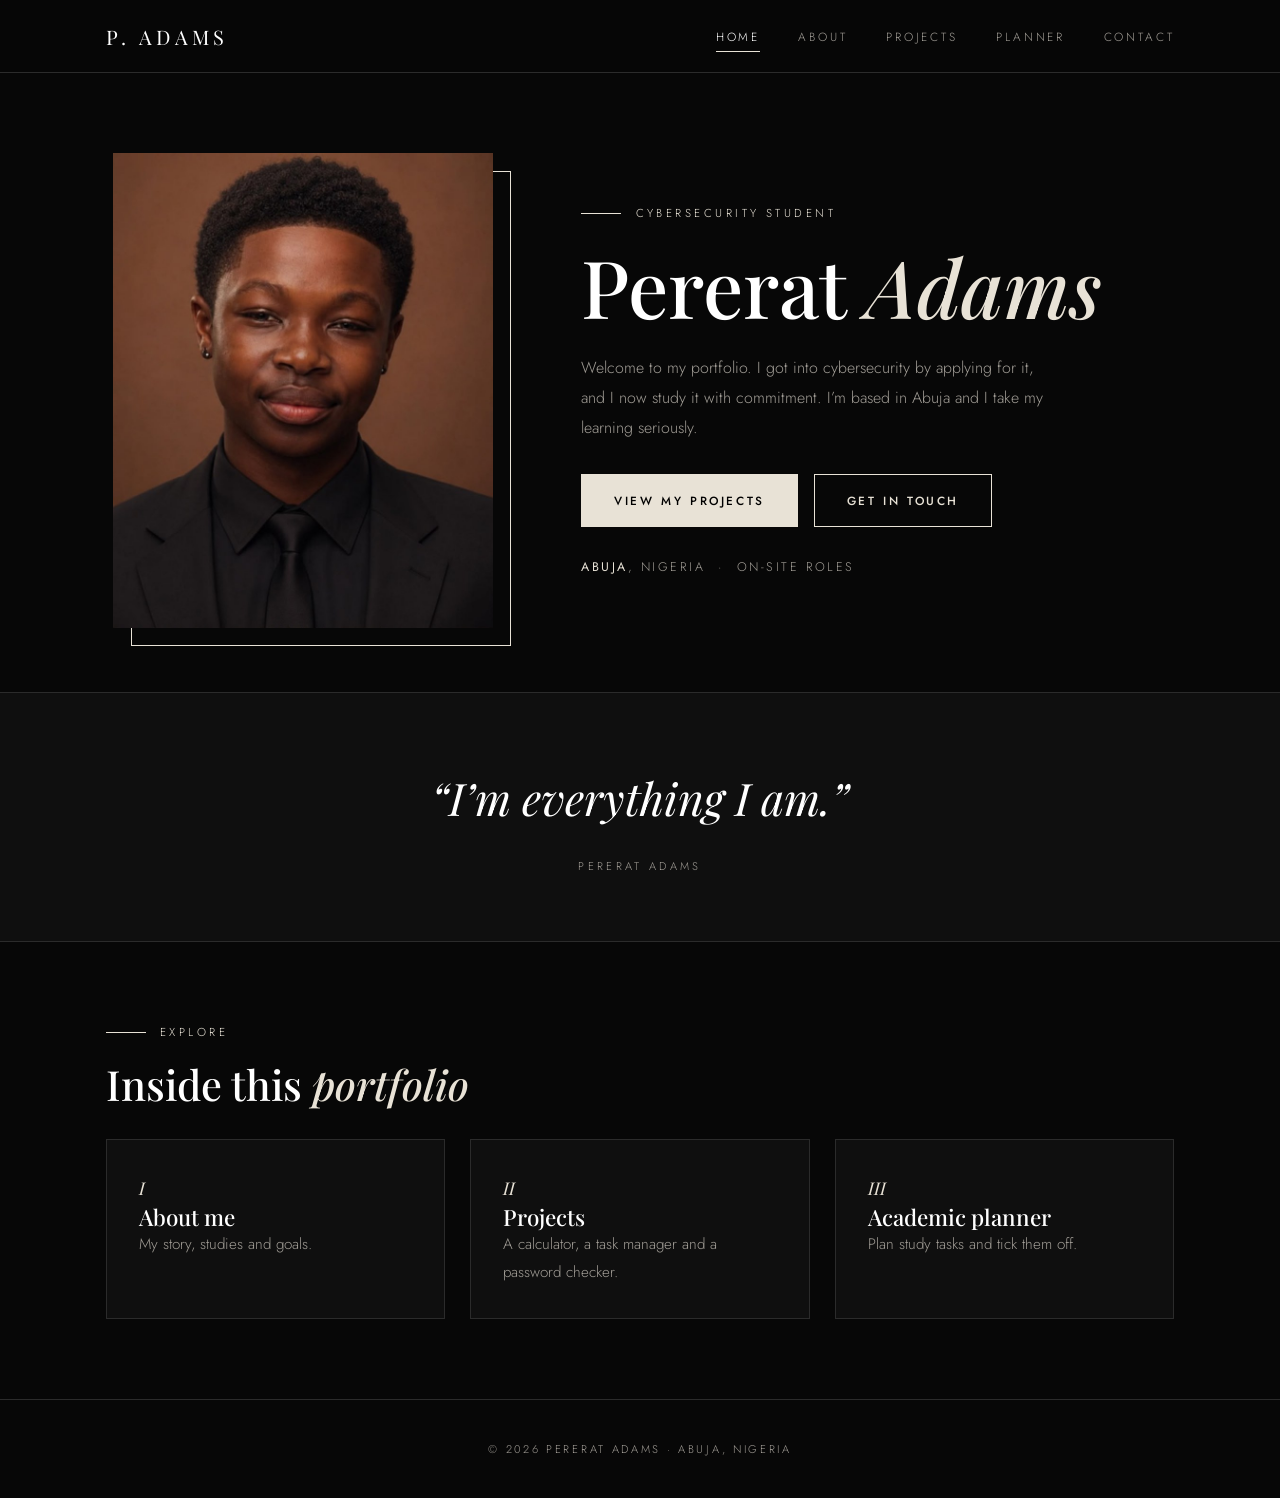
<file: index.html>
<!DOCTYPE html>
<html lang="en">
<head>
<meta charset="UTF-8">
<meta name="viewport" content="width=device-width, initial-scale=1">
<title>Home | Pererat Adams</title>
<meta name="description" content="Portfolio of Pererat Adams, cybersecurity student in Abuja.">
<link rel="preconnect" href="https://fonts.googleapis.com">
<link rel="preconnect" href="https://fonts.gstatic.com" crossorigin>
<link href="https://fonts.googleapis.com/css2?family=Jost:wght@300;400;500&family=Playfair+Display:ital,wght@0,500;0,600;1,500&display=swap" rel="stylesheet">
<link rel="stylesheet" href="style.css">
</head>
<body>
<div class="glow" id="glow" aria-hidden="true"></div>
<header class="site-header">
<div class="bar">
<a class="brand" href="index.html">P. Adams</a>
<button class="menu-btn" id="menuBtn" aria-label="Toggle menu" aria-expanded="false" aria-controls="menu">&#9776;</button>
<nav class="nav" aria-label="Main navigation"><ul id="menu"><li><a href="index.html" aria-current="page">Home</a></li><li><a href="about.html">About</a></li><li><a href="projects.html">Projects</a></li><li><a href="planner.html">Planner</a></li><li><a href="contact.html">Contact</a></li></ul></nav>
</div>
</header>
<main>

<section class="hero">
<div class="wrap">
<div class="frame"><img src="image.jpeg" alt="Portrait of Pererat Adams" width="800" height="1000"></div>
<div>
<p class="eyebrow">Cybersecurity student</p>
<h1>Pererat <em>Adams</em></h1>
<p class="intro">Welcome to my portfolio. I got into cybersecurity by applying for it, and I now study it with commitment. I&rsquo;m based in Abuja and I take my learning seriously.</p>
<div class="btns"><a class="btn" href="projects.html">View my projects</a><a class="btn ghost" href="contact.html">Get in touch</a></div>
<p class="sub"><b>Abuja</b>, Nigeria &nbsp;&middot;&nbsp; On-site roles</p>
</div>
</div>
</section>
<div class="quote"><p>&ldquo;I&rsquo;m everything I am.&rdquo;</p><small>Pererat Adams</small></div>
<section>
<div class="wrap">
<p class="eyebrow">Explore</p><h2>Inside this <em>portfolio</em></h2>
<div class="grid" style="margin-top:2rem">
<a class="card" href="about.html"><p class="num">I</p><h3>About me</h3><p>My story, studies and goals.</p></a>
<a class="card" href="projects.html"><p class="num">II</p><h3>Projects</h3><p>A calculator, a task manager and a password checker.</p></a>
<a class="card" href="planner.html"><p class="num">III</p><h3>Academic planner</h3><p>Plan study tasks and tick them off.</p></a>
</div>
</div>
</section>
</main>
<footer class="site-footer">
<p>&copy; 2026 Pererat Adams &middot; Abuja, Nigeria</p>
</footer>
<script src="main.js"></script>

</body>
</html>
</file>
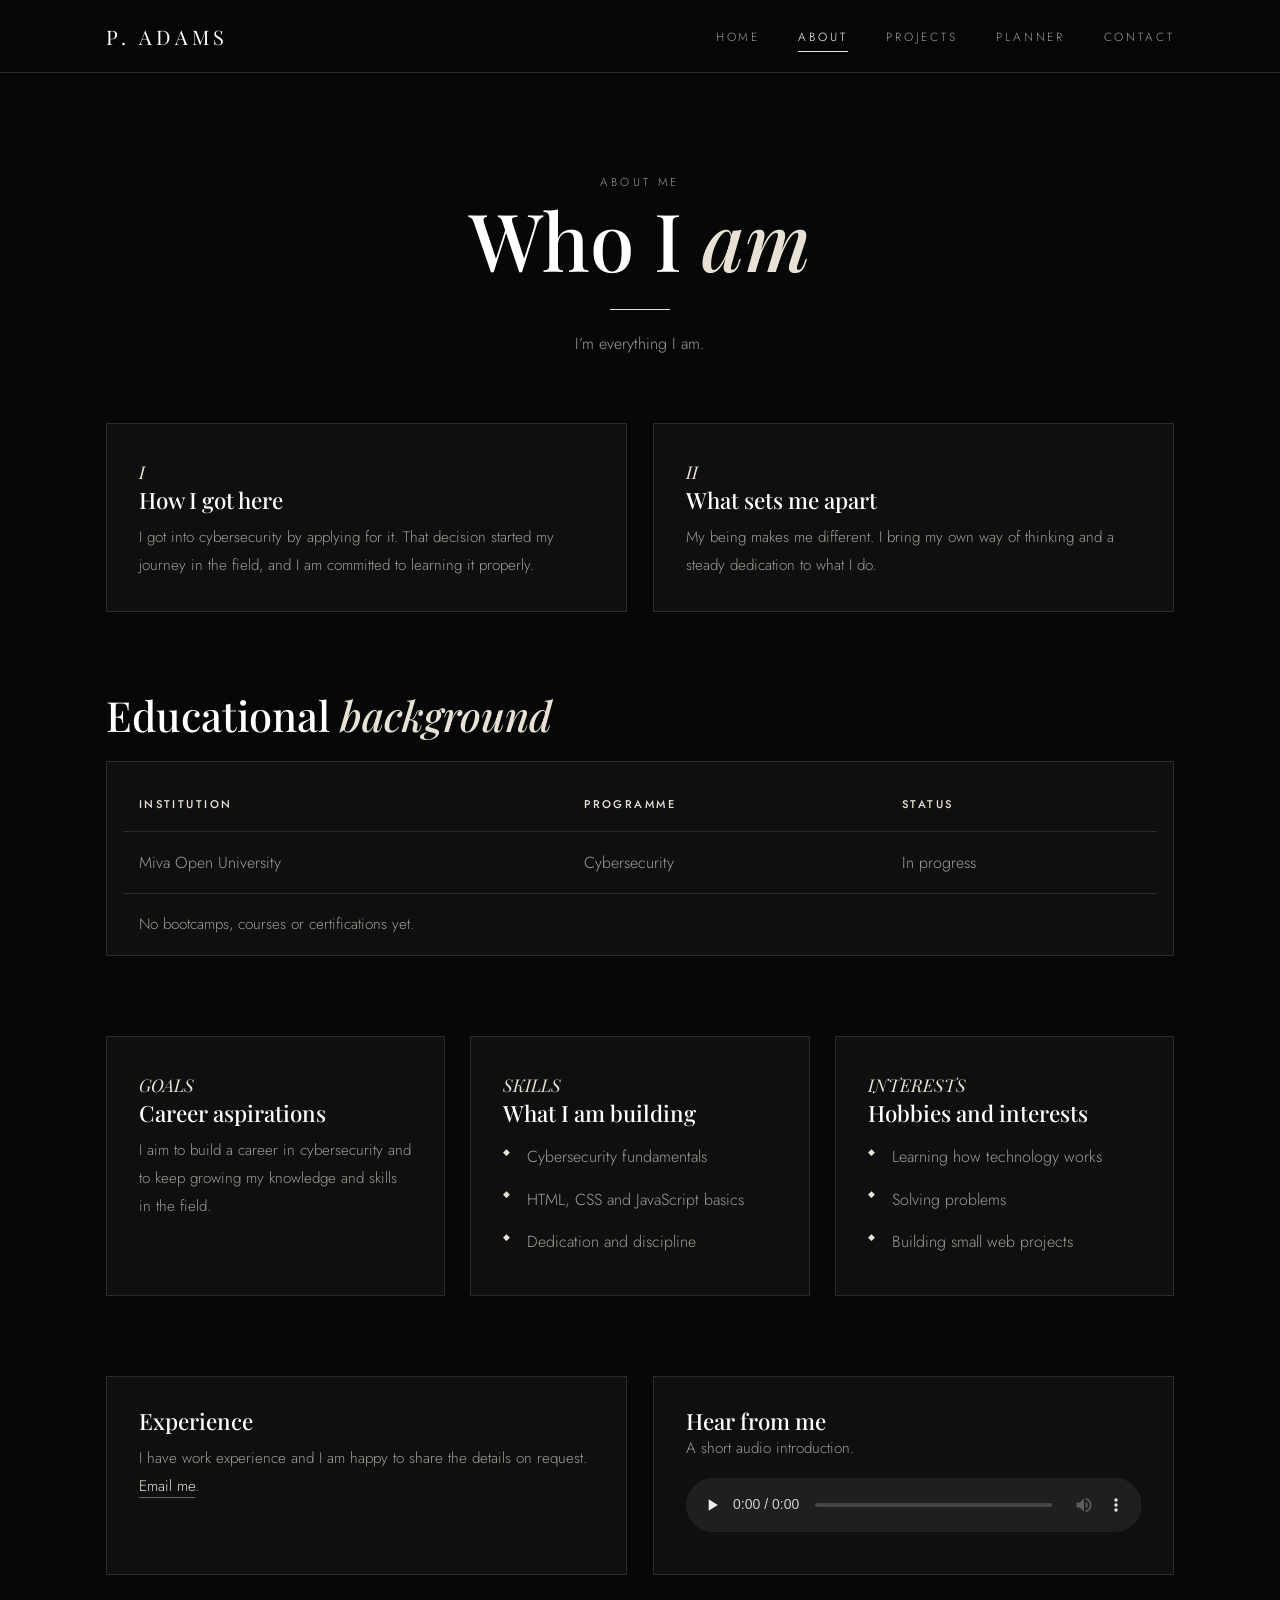
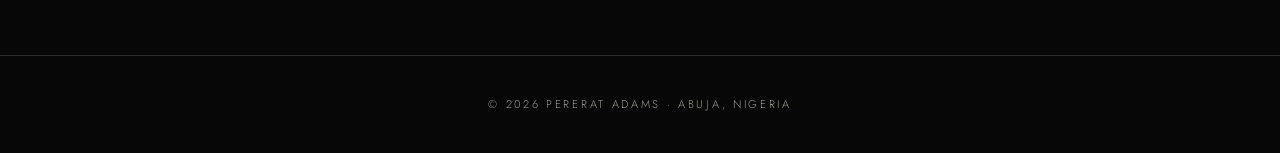
<file: about.html>
<!DOCTYPE html>
<html lang="en">
<head>
<meta charset="UTF-8">
<meta name="viewport" content="width=device-width, initial-scale=1">
<title>About Me | Pererat Adams</title>
<meta name="description" content="Education, skills and goals of Pererat Adams.">
<link rel="preconnect" href="https://fonts.googleapis.com">
<link rel="preconnect" href="https://fonts.gstatic.com" crossorigin>
<link href="https://fonts.googleapis.com/css2?family=Jost:wght@300;400;500&family=Playfair+Display:ital,wght@0,500;0,600;1,500&display=swap" rel="stylesheet">
<link rel="stylesheet" href="style.css">
</head>
<body>
<div class="glow" id="glow" aria-hidden="true"></div>
<header class="site-header">
<div class="bar">
<a class="brand" href="index.html">P. Adams</a>
<button class="menu-btn" id="menuBtn" aria-label="Toggle menu" aria-expanded="false" aria-controls="menu">&#9776;</button>
<nav class="nav" aria-label="Main navigation"><ul id="menu"><li><a href="index.html">Home</a></li><li><a href="about.html" aria-current="page">About</a></li><li><a href="projects.html">Projects</a></li><li><a href="planner.html">Planner</a></li><li><a href="contact.html">Contact</a></li></ul></nav>
</div>
</header>
<main>

<div class="wrap page-title"><p class="eyebrow">About me</p><h1>Who I <em>am</em></h1><div class="rule"></div><p>I&rsquo;m everything I am.</p></div>
<section>
<div class="wrap grid" style="grid-template-columns:repeat(auto-fit,minmax(300px,1fr))">
<div class="card"><p class="num">I</p><h3>How I got here</h3><p style="margin-top:.6rem">I got into cybersecurity by applying for it. That decision started my journey in the field, and I am committed to learning it properly.</p></div>
<div class="card"><p class="num">II</p><h3>What sets me apart</h3><p style="margin-top:.6rem">My being makes me different. I bring my own way of thinking and a steady dedication to what I do.</p></div>
</div>
</section>
<section style="padding-top:0">
<div class="wrap">
<h2>Educational <em>background</em></h2>
<div class="card table-scroll" style="margin-top:1.4rem;padding:1rem">
<table>
<caption style="position:absolute;left:-9999px">My education</caption>
<thead><tr><th scope="col">Institution</th><th scope="col">Programme</th><th scope="col">Status</th></tr></thead>
<tbody><tr><td>Miva Open University</td><td>Cybersecurity</td><td>In progress</td></tr></tbody>
</table>
<p style="padding:1rem 1rem 0;color:var(--muted)">No bootcamps, courses or certifications yet.</p>
</div>
</div>
</section>
<section style="padding-top:0">
<div class="wrap grid">
<div class="card"><p class="num">GOALS</p><h3>Career aspirations</h3><p style="margin-top:.6rem">I aim to build a career in cybersecurity and to keep growing my knowledge and skills in the field.</p></div>
<div class="card"><p class="num">SKILLS</p><h3>What I am building</h3><ul class="clean" style="margin-top:.6rem"><li>Cybersecurity fundamentals</li><li>HTML, CSS and JavaScript basics</li><li>Dedication and discipline</li></ul></div>
<div class="card"><p class="num">INTERESTS</p><h3>Hobbies and interests</h3><ul class="clean" style="margin-top:.6rem"><li>Learning how technology works</li><li>Solving problems</li><li>Building small web projects</li></ul></div>
</div>
</section>
<section style="padding-top:0">
<div class="wrap grid">
<div class="card"><h3>Experience</h3><p style="margin-top:.6rem">I have work experience and I am happy to share the details on request. <a href="mailto:pereadams20@gmail.com">Email me</a>.</p></div>
<div class="card"><h3>Hear from me</h3><p>A short audio introduction.</p>
<audio controls preload="none"><source src="intro.mp3" type="audio/mpeg">Your browser does not support the audio element.</audio></div>
</div>
</section>
</main>
<footer class="site-footer">
<p>&copy; 2026 Pererat Adams &middot; Abuja, Nigeria</p>
</footer>
<script src="main.js"></script>

</body>
</html>
</file>
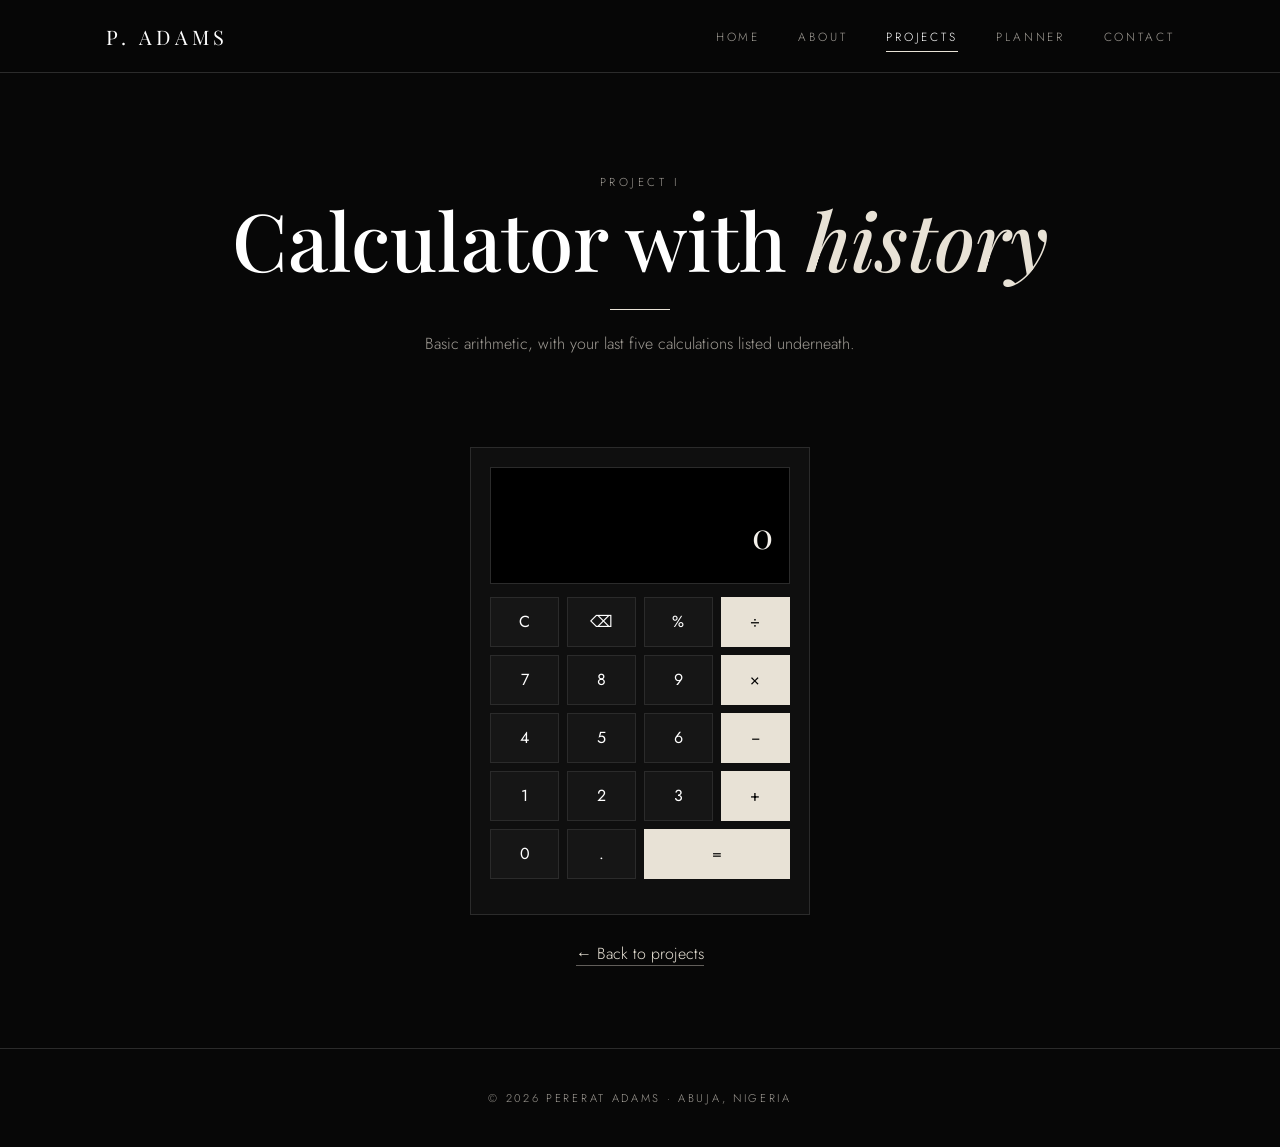
<file: calculator.html>
<!DOCTYPE html>
<html lang="en">
<head>
<meta charset="UTF-8">
<meta name="viewport" content="width=device-width, initial-scale=1">
<title>Calculator | Pererat Adams</title>
<meta name="description" content="Calculator with history.">
<link rel="preconnect" href="https://fonts.googleapis.com">
<link rel="preconnect" href="https://fonts.gstatic.com" crossorigin>
<link href="https://fonts.googleapis.com/css2?family=Jost:wght@300;400;500&family=Playfair+Display:ital,wght@0,500;0,600;1,500&display=swap" rel="stylesheet">
<link rel="stylesheet" href="style.css">
</head>
<body>
<div class="glow" id="glow" aria-hidden="true"></div>
<header class="site-header">
<div class="bar">
<a class="brand" href="index.html">P. Adams</a>
<button class="menu-btn" id="menuBtn" aria-label="Toggle menu" aria-expanded="false" aria-controls="menu">&#9776;</button>
<nav class="nav" aria-label="Main navigation"><ul id="menu"><li><a href="index.html">Home</a></li><li><a href="about.html">About</a></li><li><a href="projects.html" aria-current="page">Projects</a></li><li><a href="planner.html">Planner</a></li><li><a href="contact.html">Contact</a></li></ul></nav>
</div>
</header>
<main>

<div class="wrap page-title"><p class="eyebrow">Project I</p><h1>Calculator with <em>history</em></h1><div class="rule"></div><p>Basic arithmetic, with your last five calculations listed underneath.</p></div>
<section>
<div class="wrap">
<div class="card calc">
<div class="calc-screen"><small id="expr"></small><output id="display" aria-live="polite">0</output></div>
<div class="keys">
<button data-k="C">C</button><button data-k="DEL">&#9003;</button><button data-k="%">%</button><button data-k="÷" class="op">&divide;</button>
<button data-k="7">7</button><button data-k="8">8</button><button data-k="9">9</button><button data-k="×" class="op">&times;</button>
<button data-k="4">4</button><button data-k="5">5</button><button data-k="6">6</button><button data-k="−" class="op">&minus;</button>
<button data-k="1">1</button><button data-k="2">2</button><button data-k="3">3</button><button data-k="+" class="op">+</button>
<button data-k="0">0</button><button data-k=".">.</button><button data-k="=" class="op" style="grid-column:span 2">=</button>
</div>
<ul id="history" aria-label="Calculation history"></ul>
</div>
<p style="text-align:center"><a href="projects.html">&larr; Back to projects</a></p>
</div>
</section>
</main>
<footer class="site-footer">
<p>&copy; 2026 Pererat Adams &middot; Abuja, Nigeria</p>
</footer>
<script src="main.js"></script>
<script src="calculator.js"></script>
</body>
</html>
</file>
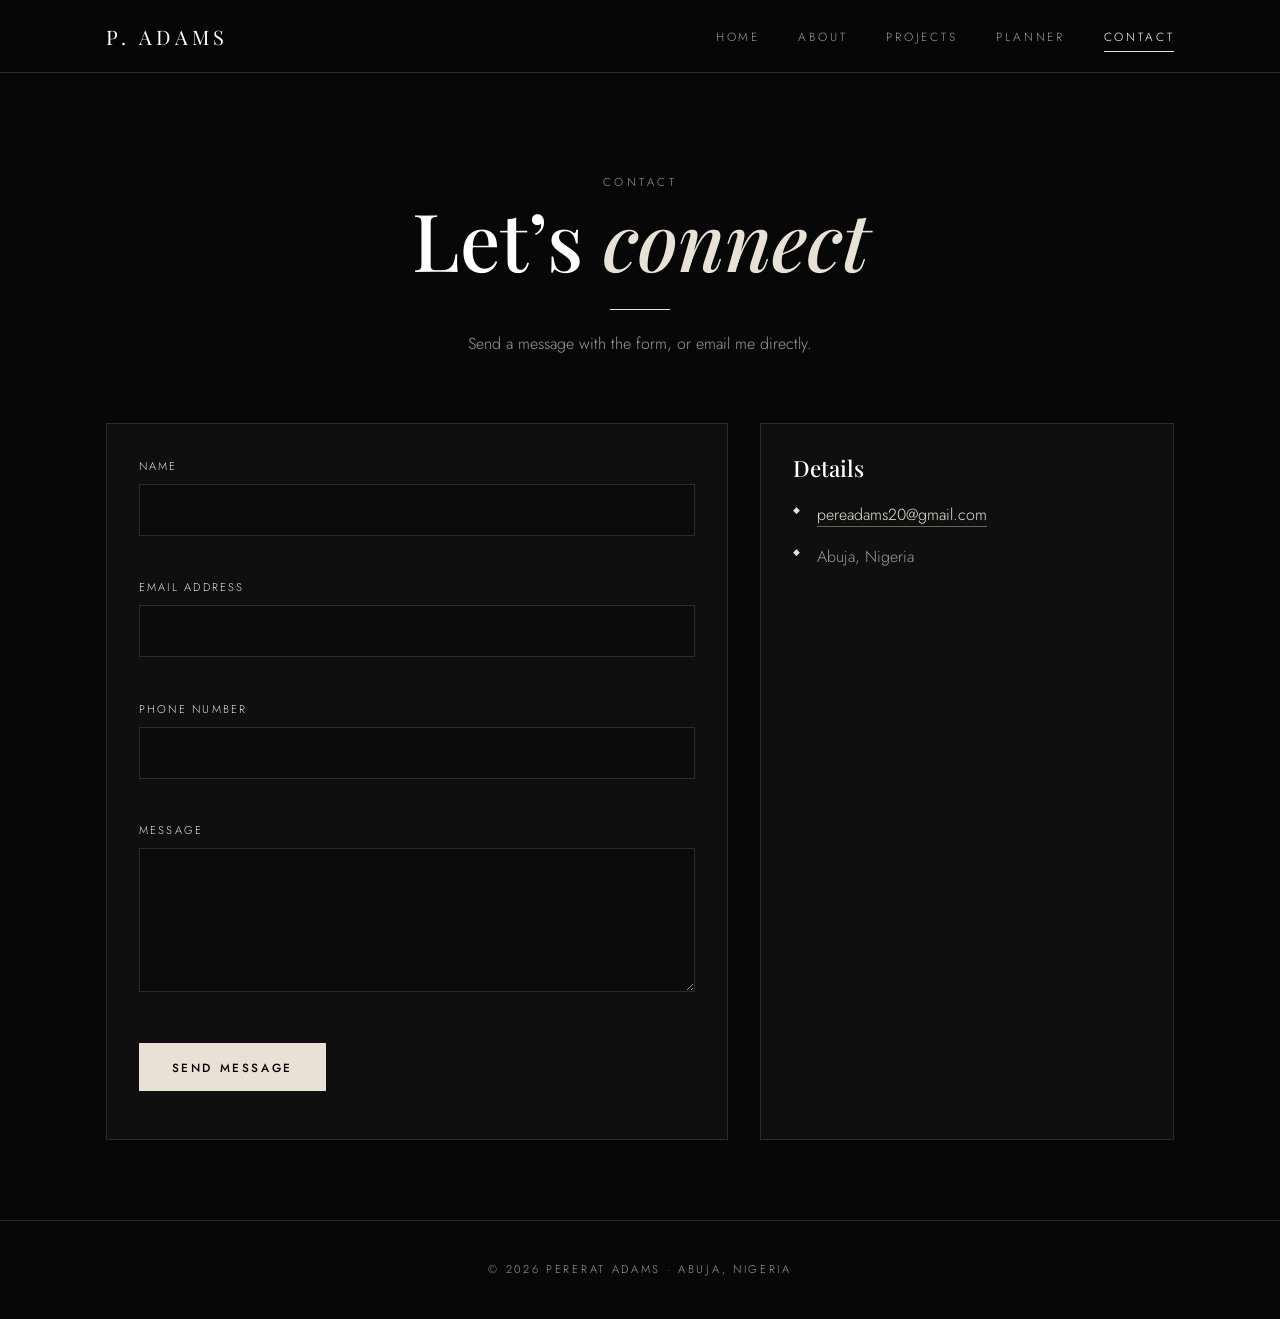
<file: contact.html>
<!DOCTYPE html>
<html lang="en">
<head>
<meta charset="UTF-8">
<meta name="viewport" content="width=device-width, initial-scale=1">
<title>Contact | Pererat Adams</title>
<meta name="description" content="Contact Pererat Adams.">
<link rel="preconnect" href="https://fonts.googleapis.com">
<link rel="preconnect" href="https://fonts.gstatic.com" crossorigin>
<link href="https://fonts.googleapis.com/css2?family=Jost:wght@300;400;500&family=Playfair+Display:ital,wght@0,500;0,600;1,500&display=swap" rel="stylesheet">
<link rel="stylesheet" href="style.css">
</head>
<body>
<div class="glow" id="glow" aria-hidden="true"></div>
<header class="site-header">
<div class="bar">
<a class="brand" href="index.html">P. Adams</a>
<button class="menu-btn" id="menuBtn" aria-label="Toggle menu" aria-expanded="false" aria-controls="menu">&#9776;</button>
<nav class="nav" aria-label="Main navigation"><ul id="menu"><li><a href="index.html">Home</a></li><li><a href="about.html">About</a></li><li><a href="projects.html">Projects</a></li><li><a href="planner.html">Planner</a></li><li><a href="contact.html" aria-current="page">Contact</a></li></ul></nav>
</div>
</header>
<main>

<div class="wrap page-title"><p class="eyebrow">Contact</p><h1>Let&rsquo;s <em>connect</em></h1><div class="rule"></div><p>Send a message with the form, or email me directly.</p></div>
<section>
<div class="wrap contact">
<form class="card" id="contactForm" novalidate>
<div class="field"><label for="name">Name</label><input type="text" id="name" name="name" autocomplete="name"><p class="error" id="nameError"></p></div>
<div class="field"><label for="email">Email address</label><input type="text" id="email" name="email" autocomplete="email"><p class="error" id="emailError"></p></div>
<div class="field"><label for="phone">Phone number</label><input type="text" id="phone" name="phone" inputmode="numeric" autocomplete="tel"><p class="error" id="phoneError"></p></div>
<div class="field"><label for="message">Message</label><textarea id="message" name="message" rows="5"></textarea><p class="error" id="messageError"></p></div>
<button class="btn" type="submit">Send message</button>
<p id="formStatus" role="status"></p>
</form>
<aside class="card">
<h3>Details</h3>
<ul class="clean" style="margin-top:.8rem"><li><a href="mailto:pereadams20@gmail.com">pereadams20@gmail.com</a></li><li>Abuja, Nigeria</li></ul>
</aside>
</div>
</section>
</main>
<footer class="site-footer">
<p>&copy; 2026 Pererat Adams &middot; Abuja, Nigeria</p>
</footer>
<script src="main.js"></script>
<script src="contact.js"></script>
</body>
</html>
</file>
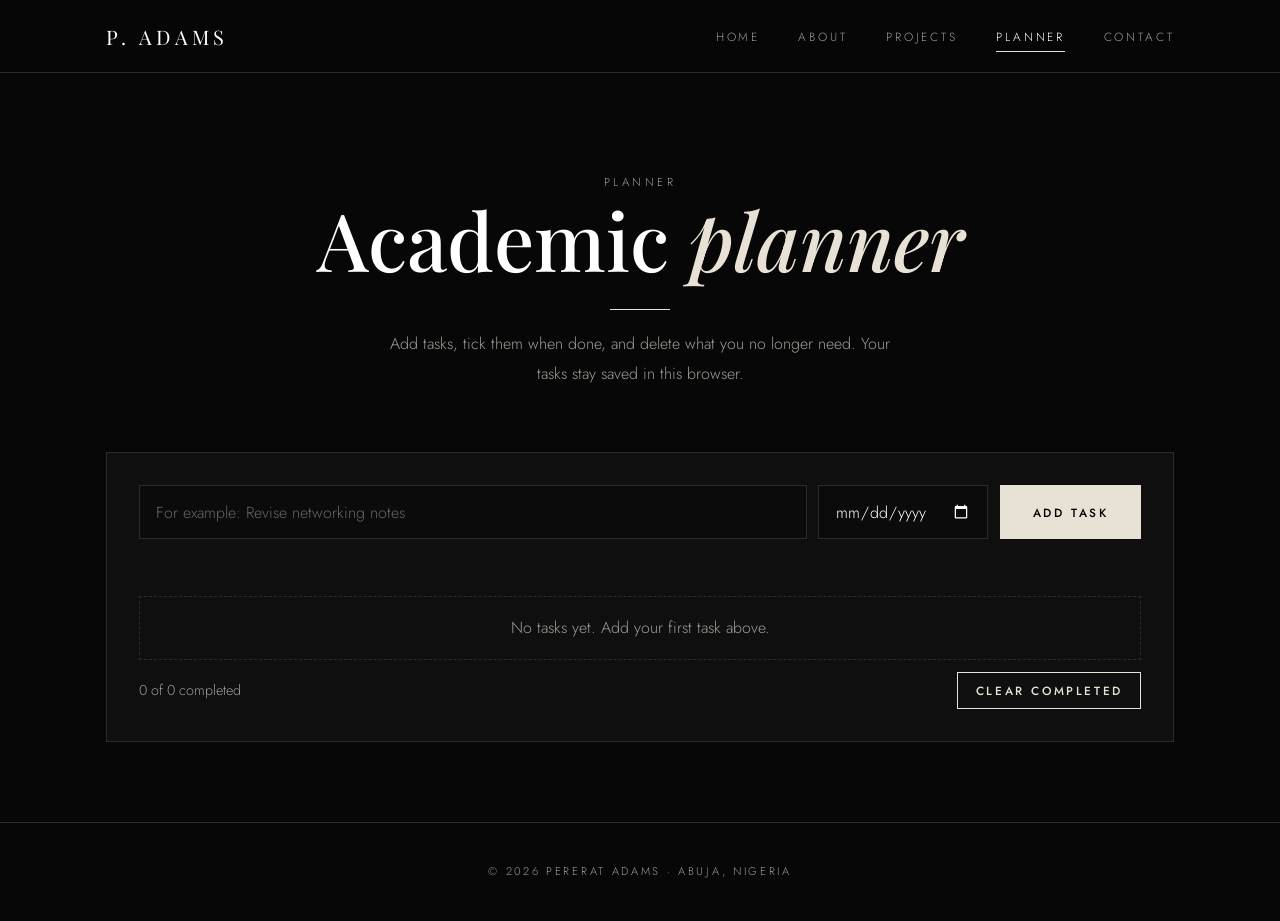
<file: planner.html>
<!DOCTYPE html>
<html lang="en">
<head>
<meta charset="UTF-8">
<meta name="viewport" content="width=device-width, initial-scale=1">
<title>Academic Planner | Pererat Adams</title>
<meta name="description" content="Plan study tasks and deadlines.">
<link rel="preconnect" href="https://fonts.googleapis.com">
<link rel="preconnect" href="https://fonts.gstatic.com" crossorigin>
<link href="https://fonts.googleapis.com/css2?family=Jost:wght@300;400;500&family=Playfair+Display:ital,wght@0,500;0,600;1,500&display=swap" rel="stylesheet">
<link rel="stylesheet" href="style.css">
</head>
<body>
<div class="glow" id="glow" aria-hidden="true"></div>
<header class="site-header">
<div class="bar">
<a class="brand" href="index.html">P. Adams</a>
<button class="menu-btn" id="menuBtn" aria-label="Toggle menu" aria-expanded="false" aria-controls="menu">&#9776;</button>
<nav class="nav" aria-label="Main navigation"><ul id="menu"><li><a href="index.html">Home</a></li><li><a href="about.html">About</a></li><li><a href="projects.html">Projects</a></li><li><a href="planner.html" aria-current="page">Planner</a></li><li><a href="contact.html">Contact</a></li></ul></nav>
</div>
</header>
<main>

<div class="wrap page-title"><p class="eyebrow">Planner</p><h1>Academic <em>planner</em></h1><div class="rule"></div><p>Add tasks, tick them when done, and delete what you no longer need. Your tasks stay saved in this browser.</p></div>
<section>
<div class="wrap">
<div class="card">
<form id="taskForm" class="add-task" novalidate>
<label for="taskInput" style="position:absolute;left:-9999px">Task</label>
<input type="text" id="taskInput" placeholder="For example: Revise networking notes" maxlength="120">
<label for="taskDate" style="position:absolute;left:-9999px">Due date</label>
<input type="date" id="taskDate">
<button class="btn" type="submit">Add task</button>
</form>
<p class="error" id="taskMsg" role="alert"></p>
<ul id="taskList"></ul>
<div class="stats"><span id="count">0 of 0 completed</span><button class="btn ghost" id="clearDone" type="button" style="padding:.55rem 1.1rem">Clear completed</button></div>
</div>
</div>
</section>
</main>
<footer class="site-footer">
<p>&copy; 2026 Pererat Adams &middot; Abuja, Nigeria</p>
</footer>
<script src="main.js"></script>
<script src="planner.js"></script>
</body>
</html>
</file>
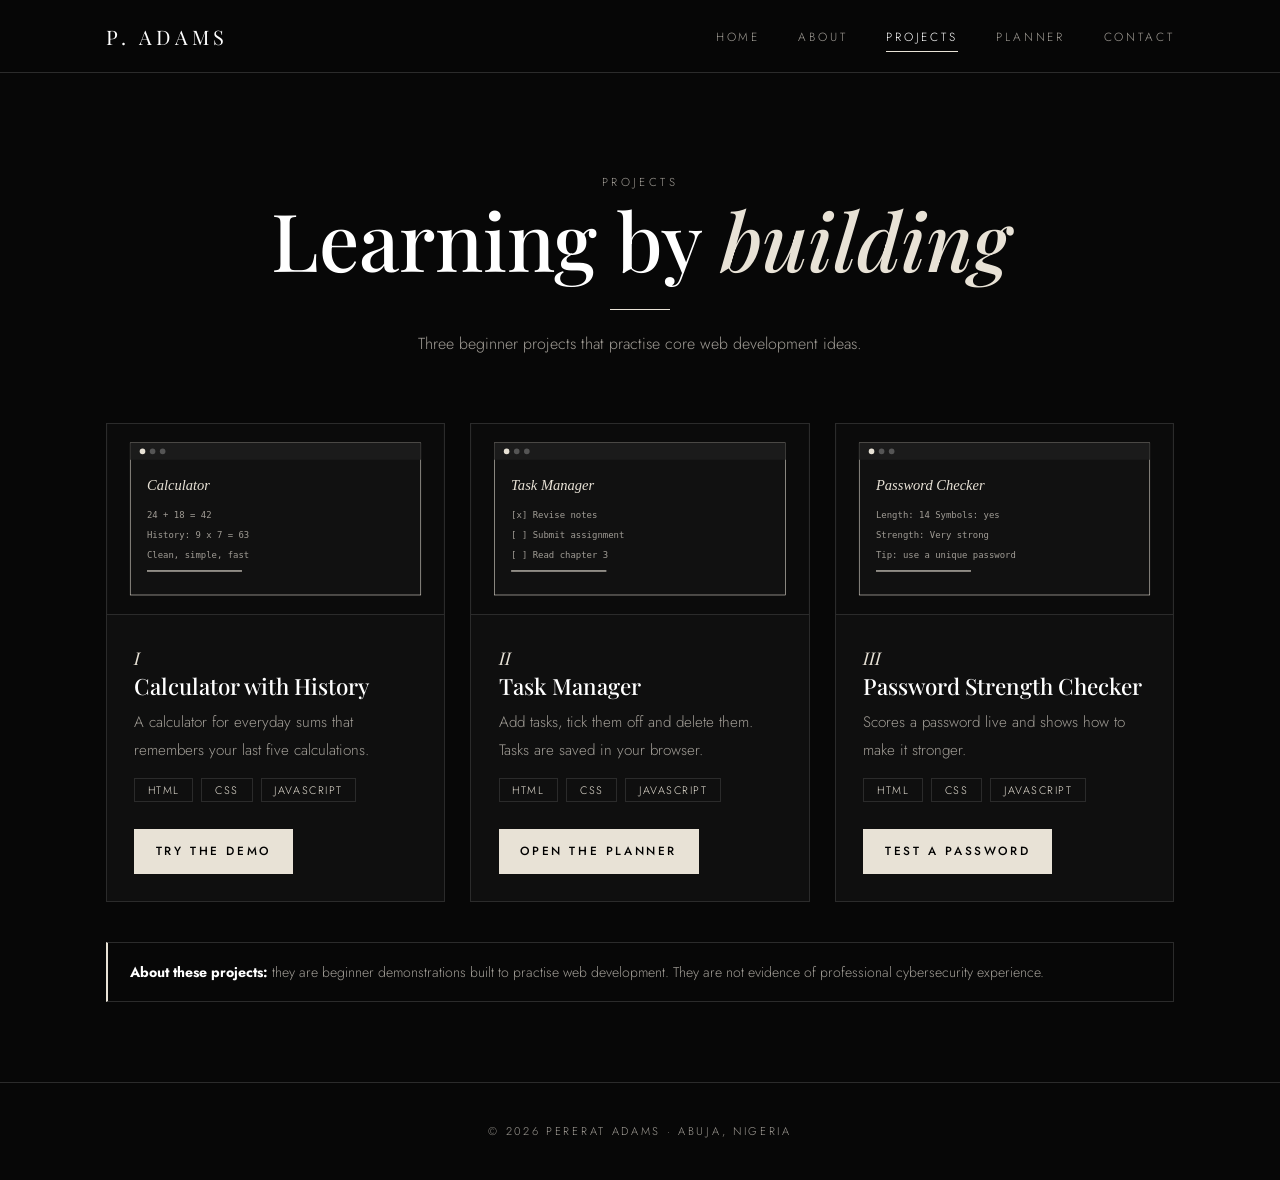
<file: projects.html>
<!DOCTYPE html>
<html lang="en">
<head>
<meta charset="UTF-8">
<meta name="viewport" content="width=device-width, initial-scale=1">
<title>Projects | Pererat Adams</title>
<meta name="description" content="Beginner projects by Pererat Adams.">
<link rel="preconnect" href="https://fonts.googleapis.com">
<link rel="preconnect" href="https://fonts.gstatic.com" crossorigin>
<link href="https://fonts.googleapis.com/css2?family=Jost:wght@300;400;500&family=Playfair+Display:ital,wght@0,500;0,600;1,500&display=swap" rel="stylesheet">
<link rel="stylesheet" href="style.css">
</head>
<body>
<div class="glow" id="glow" aria-hidden="true"></div>
<header class="site-header">
<div class="bar">
<a class="brand" href="index.html">P. Adams</a>
<button class="menu-btn" id="menuBtn" aria-label="Toggle menu" aria-expanded="false" aria-controls="menu">&#9776;</button>
<nav class="nav" aria-label="Main navigation"><ul id="menu"><li><a href="index.html">Home</a></li><li><a href="about.html">About</a></li><li><a href="projects.html" aria-current="page">Projects</a></li><li><a href="planner.html">Planner</a></li><li><a href="contact.html">Contact</a></li></ul></nav>
</div>
</header>
<main>

<div class="wrap page-title"><p class="eyebrow">Projects</p><h1>Learning by <em>building</em></h1><div class="rule"></div><p>Three beginner projects that practise core web development ideas.</p></div>
<section>
<div class="wrap">
<div class="grid">
<article class="card project">
<img src="project-calculator.svg" alt="Preview of the calculator project" width="600" height="340">
<div class="body"><p class="num">I</p><h3>Calculator with History</h3><p style="margin-top:.5rem">A calculator for everyday sums that remembers your last five calculations.</p>
<div class="tags"><span>HTML</span><span>CSS</span><span>JavaScript</span></div>
<div class="btns"><a class="btn" href="calculator.html">Try the demo</a></div></div>
</article><article class="card project">
<img src="project-tasks.svg" alt="Preview of the task manager project" width="600" height="340">
<div class="body"><p class="num">II</p><h3>Task Manager</h3><p style="margin-top:.5rem">Add tasks, tick them off and delete them. Tasks are saved in your browser.</p>
<div class="tags"><span>HTML</span><span>CSS</span><span>JavaScript</span></div>
<div class="btns"><a class="btn" href="planner.html">Open the planner</a></div></div>
</article><article class="card project">
<img src="project-safety.svg" alt="Preview of the password checker project" width="600" height="340">
<div class="body"><p class="num">III</p><h3>Password Strength Checker</h3><p style="margin-top:.5rem">Scores a password live and shows how to make it stronger.</p>
<div class="tags"><span>HTML</span><span>CSS</span><span>JavaScript</span></div>
<div class="btns"><a class="btn" href="safety.html">Test a password</a></div></div>
</article>
</div>
<p class="note"><strong style="color:#fff">About these projects:</strong> they are beginner demonstrations built to practise web development. They are not evidence of professional cybersecurity experience.</p>
</div>
</section>
</main>
<footer class="site-footer">
<p>&copy; 2026 Pererat Adams &middot; Abuja, Nigeria</p>
</footer>
<script src="main.js"></script>

</body>
</html>
</file>
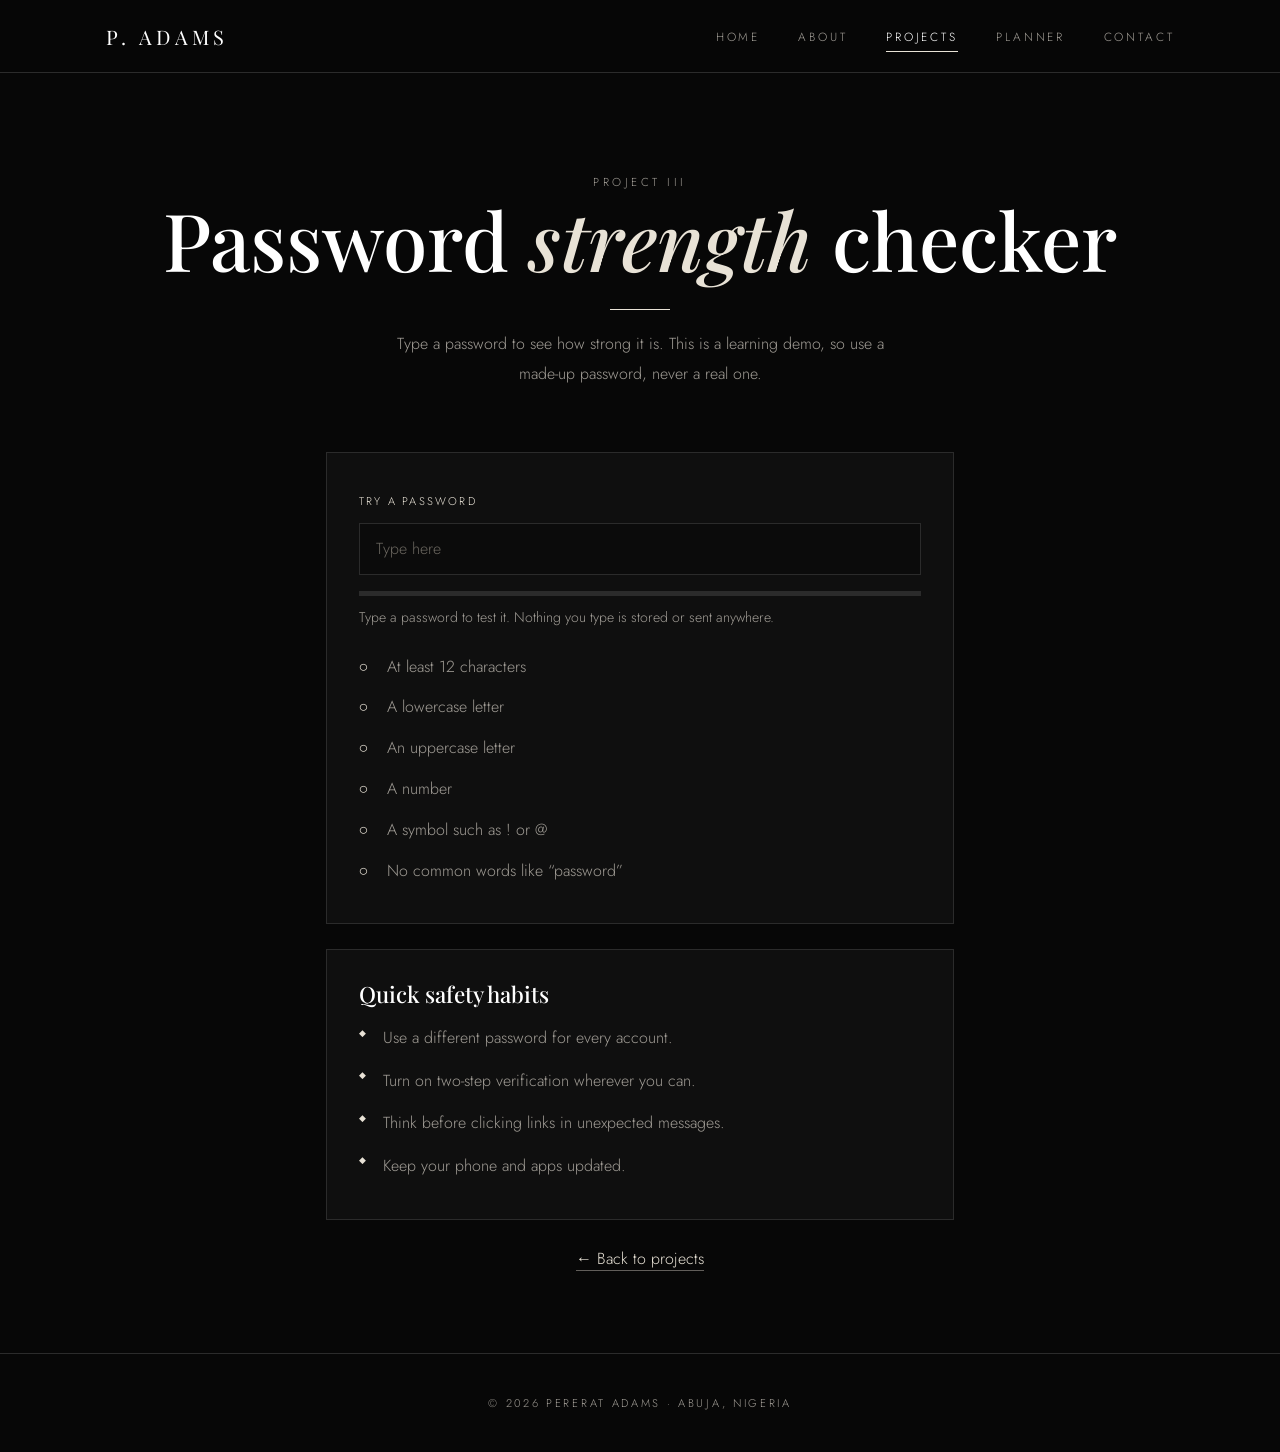
<file: safety.html>
<!DOCTYPE html>
<html lang="en">
<head>
<meta charset="UTF-8">
<meta name="viewport" content="width=device-width, initial-scale=1">
<title>Password Strength Checker | Pererat Adams</title>
<meta name="description" content="Check how strong a password is.">
<link rel="preconnect" href="https://fonts.googleapis.com">
<link rel="preconnect" href="https://fonts.gstatic.com" crossorigin>
<link href="https://fonts.googleapis.com/css2?family=Jost:wght@300;400;500&family=Playfair+Display:ital,wght@0,500;0,600;1,500&display=swap" rel="stylesheet">
<link rel="stylesheet" href="style.css">
</head>
<body>
<div class="glow" id="glow" aria-hidden="true"></div>
<header class="site-header">
<div class="bar">
<a class="brand" href="index.html">P. Adams</a>
<button class="menu-btn" id="menuBtn" aria-label="Toggle menu" aria-expanded="false" aria-controls="menu">&#9776;</button>
<nav class="nav" aria-label="Main navigation"><ul id="menu"><li><a href="index.html">Home</a></li><li><a href="about.html">About</a></li><li><a href="projects.html" aria-current="page">Projects</a></li><li><a href="planner.html">Planner</a></li><li><a href="contact.html">Contact</a></li></ul></nav>
</div>
</header>
<main>

<div class="wrap page-title"><p class="eyebrow">Project III</p><h1>Password <em>strength</em> checker</h1><div class="rule"></div><p>Type a password to see how strong it is. This is a learning demo, so use a made-up password, never a real one.</p></div>
<section>
<div class="wrap" style="max-width:680px">
<div class="card">
<label for="pw" style="font-size:.7rem;letter-spacing:.2em;text-transform:uppercase;color:var(--gold)">Try a password</label>
<input type="text" id="pw" autocomplete="off" placeholder="Type here" style="margin-top:.5rem">
<div class="meter"><span id="bar"></span></div>
<p id="strength" style="color:var(--muted);font-size:.88rem">Type a password to test it. Nothing you type is stored or sent anywhere.</p>
<ul class="checks" id="checks">
<li>At least 12 characters</li><li>A lowercase letter</li><li>An uppercase letter</li><li>A number</li><li>A symbol such as ! or @</li><li>No common words like &ldquo;password&rdquo;</li>
</ul>
</div>
<div class="card" style="margin-top:1.6rem"><h3>Quick safety habits</h3>
<ul class="clean" style="margin-top:.6rem"><li>Use a different password for every account.</li><li>Turn on two-step verification wherever you can.</li><li>Think before clicking links in unexpected messages.</li><li>Keep your phone and apps updated.</li></ul></div>
<p style="text-align:center;margin-top:1.5rem"><a href="projects.html">&larr; Back to projects</a></p>
</div>
</section>
</main>
<footer class="site-footer">
<p>&copy; 2026 Pererat Adams &middot; Abuja, Nigeria</p>
</footer>
<script src="main.js"></script>
<script src="safety.js"></script>
</body>
</html>
</file>
<file: style.css>
:root{--bg:#070707;--card:#0f0f0f;--card2:#161616;--line:#2b2b2b;--ink:#f3f0ea;--muted:#a09c95;--gold:#e8e2d6;--serif:'Playfair Display',Georgia,serif;--sans:'Jost','Helvetica Neue',Arial,sans-serif}
*{box-sizing:border-box;margin:0;padding:0}
html{scroll-behavior:smooth}
body{background:var(--bg);color:var(--ink);font-family:var(--sans);font-size:16px;font-weight:300;line-height:1.85;overflow-x:hidden;position:relative}
h1,h2,h3{font-family:var(--serif);font-weight:500;line-height:1.12;color:#fff}
h1{font-size:clamp(2.7rem,6.5vw,5rem)}h2{font-size:clamp(1.8rem,3.5vw,2.6rem);margin-bottom:.8rem}h3{font-size:1.4rem}
em{font-style:italic;color:var(--gold)}
a{color:var(--gold);text-decoration:none;border-bottom:1px solid rgba(232,226,214,.4)}a:hover{color:#fff;border-color:#fff}
img{max-width:100%;display:block}
:focus-visible{outline:2px solid var(--gold);outline-offset:4px}
.glow{position:fixed;top:0;left:0;width:440px;height:440px;margin:-220px 0 0 -220px;border-radius:50%;pointer-events:none;z-index:0;background:radial-gradient(circle,rgba(255,255,255,.16) 0%,rgba(255,255,255,.06) 40%,transparent 70%);opacity:0;transition:opacity .4s;will-change:transform}
.glow.on{opacity:1}
header,main,footer{position:relative;z-index:1}
.site-header{position:sticky;top:0;z-index:20;background:rgba(7,7,7,.92);backdrop-filter:blur(10px);border-bottom:1px solid var(--line)}
.bar{max-width:1120px;margin:auto;padding:1.1rem 1.6rem;display:flex;align-items:center;justify-content:space-between}
.brand{font-family:var(--serif);font-size:1.25rem;letter-spacing:.22em;text-transform:uppercase;color:#fff;border:none}.brand:hover{color:var(--gold)}
.nav ul{list-style:none;display:flex;gap:2.4rem}
.nav a{border:none;font-size:.74rem;letter-spacing:.24em;text-transform:uppercase;color:var(--muted);padding:.4rem 0;position:relative;transition:color .3s}
.nav a::after{content:"";position:absolute;left:0;bottom:0;width:0;height:1px;background:var(--gold);transition:width .3s}
.nav a:hover{color:#fff}.nav a:hover::after,.nav a[aria-current="page"]::after{width:100%}
.nav a[aria-current="page"]{color:#fff}
.menu-btn{display:none;background:none;border:1px solid var(--line);color:#fff;font-size:1.3rem;padding:.2rem .7rem;cursor:pointer}
.wrap{max-width:1120px;margin:auto;padding:0 1.6rem}
section{padding:5rem 0}
.eyebrow{font-size:.72rem;letter-spacing:.3em;text-transform:uppercase;color:var(--gold);margin-bottom:1.1rem;display:flex;align-items:center;gap:.9rem}
.eyebrow::before{content:"";width:40px;height:1px;background:var(--gold)}
.hero{padding:5rem 0 4rem}
.hero .wrap{display:grid;grid-template-columns:.8fr 1.2fr;gap:5rem;align-items:center}
.frame{position:relative;max-width:380px;margin-inline:auto;width:100%}
.frame::after{content:"";position:absolute;inset:18px -18px -18px 18px;border:1px solid var(--gold);z-index:-1}
.frame img{width:100%;height:auto;aspect-ratio:4/5;object-fit:cover}
.hero .intro{color:var(--muted);max-width:52ch;margin:1.4rem 0}
.sub{font-size:.78rem;letter-spacing:.2em;text-transform:uppercase;color:var(--muted);margin-top:1.8rem}
.sub b{color:var(--gold);font-weight:400}
.btn{display:inline-block;padding:.9rem 2rem;border:1px solid var(--gold);background:var(--gold);color:#000;font-family:var(--sans);font-size:.74rem;font-weight:500;letter-spacing:.22em;text-transform:uppercase;cursor:pointer;transition:background .3s,color .3s,transform .3s}
.btn:hover{background:transparent;color:var(--gold);transform:translateY(-2px);border-color:var(--gold)}
.btn.ghost{background:transparent;color:var(--gold)}.btn.ghost:hover{background:var(--gold);color:#000}
.btns{display:flex;gap:1rem;flex-wrap:wrap;margin-top:2rem}
.quote{border-block:1px solid var(--line);text-align:center;padding:4rem 1.6rem;background:var(--card)}
.quote p{font-family:var(--serif);font-style:italic;font-size:clamp(1.7rem,4vw,2.8rem);color:#fff}
.quote small{display:block;margin-top:1rem;font-size:.7rem;letter-spacing:.3em;text-transform:uppercase;color:var(--muted)}
.grid{display:grid;grid-template-columns:repeat(auto-fit,minmax(250px,1fr));gap:1.6rem}
.card{background:var(--card);border:1px solid var(--line);padding:2rem;transition:border-color .3s,transform .3s}
a.card{display:block;color:var(--ink);border-bottom:1px solid var(--line)}a.card:hover{border-color:var(--gold);transform:translateY(-4px);color:var(--ink)}
.card p{color:var(--muted);font-size:.95rem}.card .num{font-family:var(--serif);font-style:italic;color:var(--gold);font-size:1.1rem}
.page-title{text-align:center;padding:5rem 0 1rem}.page-title .eyebrow{justify-content:center}.page-title .eyebrow::before{display:none}
.page-title p{color:var(--muted);max-width:56ch;margin:1.2rem auto 0}
.rule{width:60px;height:1px;background:var(--gold);margin:1.6rem auto 0}
.page-title+section{padding-top:3rem}
.lead{color:var(--muted);max-width:62ch}
ul.clean{list-style:none}ul.clean li{padding:.4rem 0 .4rem 1.5rem;position:relative;color:var(--muted)}
ul.clean li::before{content:"\25C6";position:absolute;left:0;top:.5rem;font-size:.55rem;color:var(--gold)}
.table-scroll{overflow-x:auto}
table{width:100%;border-collapse:collapse;min-width:480px}
th,td{text-align:left;padding:1rem;border-bottom:1px solid var(--line)}
th{font-size:.7rem;letter-spacing:.22em;text-transform:uppercase;color:var(--gold);font-weight:500}
td{color:var(--muted)}
.tags{display:flex;flex-wrap:wrap;gap:.5rem;margin:.9rem 0}
.tags span{border:1px solid var(--line);color:var(--gold);padding:.05rem .8rem;font-size:.68rem;letter-spacing:.14em;text-transform:uppercase}
.project{padding:0;overflow:hidden;display:flex;flex-direction:column}
.project img{width:100%;height:auto;aspect-ratio:600/340;border-bottom:1px solid var(--line)}
.project .body{padding:1.7rem;display:flex;flex-direction:column;flex:1}
.project .btns{justify-content:flex-start;margin-top:auto;padding-top:.8rem}.project .btn{padding:.65rem 1.3rem}
.note{border:1px solid var(--line);border-left:2px solid var(--gold);padding:1rem 1.4rem;color:var(--muted);font-size:.88rem;margin-top:2.5rem}
audio{width:100%;margin-top:1rem;filter:invert(.92) hue-rotate(180deg)}
input,textarea{font-family:inherit;font-weight:300;font-size:1rem;padding:.85rem 1rem;border:1px solid var(--line);background:#0b0b0b;color:#fff;width:100%;color-scheme:dark}
input:focus,textarea:focus{border-color:var(--gold);outline:none}
::placeholder{color:#6a665f}
.add-task{display:grid;grid-template-columns:1fr auto auto;gap:.7rem}
#taskList{list-style:none;margin-top:1.4rem}
#taskList li{display:flex;align-items:center;gap:1rem;padding:1rem;border:1px solid var(--line);background:var(--card2);margin-bottom:.7rem;animation:pop .3s ease}
#taskList li.done .label{text-decoration:line-through;color:#6a665f}
#taskList input[type=checkbox]{width:20px;height:20px;accent-color:#e8e2d6;flex:none}
.label{flex:1;word-break:break-word}.label small{display:block;color:var(--muted)}
.del{background:none;border:none;color:var(--gold);cursor:pointer;font-family:inherit;padding:.3rem .6rem;text-decoration:underline}.del:hover{color:#fff}
.stats{display:flex;justify-content:space-between;align-items:center;flex-wrap:wrap;gap:.6rem;color:var(--muted);margin-top:.8rem;font-size:.9rem}
#taskList li.empty{display:block;text-align:center;color:var(--muted);border-style:dashed;background:transparent}
@keyframes pop{from{opacity:0;transform:scale(.98)}to{opacity:1;transform:none}}
.contact{display:grid;grid-template-columns:1.2fr .8fr;gap:2rem}
.field{margin-bottom:1.2rem}.field label{display:block;font-size:.7rem;letter-spacing:.2em;text-transform:uppercase;margin-bottom:.45rem;color:var(--gold)}
.error{color:#ff7a8c;font-size:.82rem;min-height:1.2em;margin-top:.25rem}
.field.invalid input,.field.invalid textarea{border-color:#ff7a8c}
#formStatus,#taskMsg{margin-top:1rem;font-weight:500}
.calc{max-width:340px;margin:1.5rem auto;padding:1.2rem}
.calc-screen{background:#000;border:1px solid var(--line);padding:1rem;text-align:right;min-height:86px}
.calc-screen small{display:block;color:var(--muted);min-height:1.4em;font-size:.8rem}.calc-screen output{font-family:var(--serif);font-size:2.2rem;overflow-wrap:anywhere}
.keys{display:grid;grid-template-columns:repeat(4,1fr);gap:.5rem;margin-top:.8rem}
.keys button{min-height:50px;border:1px solid var(--line);background:var(--card2);color:#fff;font-family:var(--sans);font-size:1rem;cursor:pointer;transition:background .2s,color .2s}
.keys button:hover{background:#262626}.keys .op{background:var(--gold);color:#000;border-color:var(--gold)}.keys .op:hover{background:#fff}
#history{list-style:none;margin-top:1rem;color:var(--muted);font-size:.85rem}#history li{padding:.3rem 0;border-bottom:1px solid var(--line)}
.meter{height:5px;background:var(--line);margin:1rem 0 .5rem}.meter span{display:block;height:100%;width:0;background:var(--gold);transition:width .3s,background .3s}
.checks{list-style:none;margin-top:1rem}.checks li{padding:.35rem 0 .35rem 1.8rem;position:relative;color:var(--muted)}
.checks li::before{content:"\25CB";position:absolute;left:0;color:var(--gold)}.checks li.ok{color:#fff}.checks li.ok::before{content:"\25CF"}
.site-footer{border-top:1px solid var(--line);text-align:center;padding:2.4rem 1rem;color:var(--muted);font-size:.7rem;letter-spacing:.24em;text-transform:uppercase}
@media(max-width:820px){
 .menu-btn{display:block}.nav{position:absolute;top:100%;left:0;right:0;background:#070707;border-bottom:1px solid var(--line)}
 .nav ul{display:none;flex-direction:column;gap:.2rem;padding:.8rem 1.6rem 1.2rem}.nav ul.open{display:flex}.nav a{display:block;padding:.7rem 0}
 .hero .wrap,.contact{grid-template-columns:1fr;gap:3rem}.frame{max-width:300px}
 .add-task{grid-template-columns:1fr}section{padding:3.4rem 0}
}
@media(prefers-reduced-motion:reduce){*{animation:none!important;transition:none!important}html{scroll-behavior:auto}.glow{display:none}}
</file>
